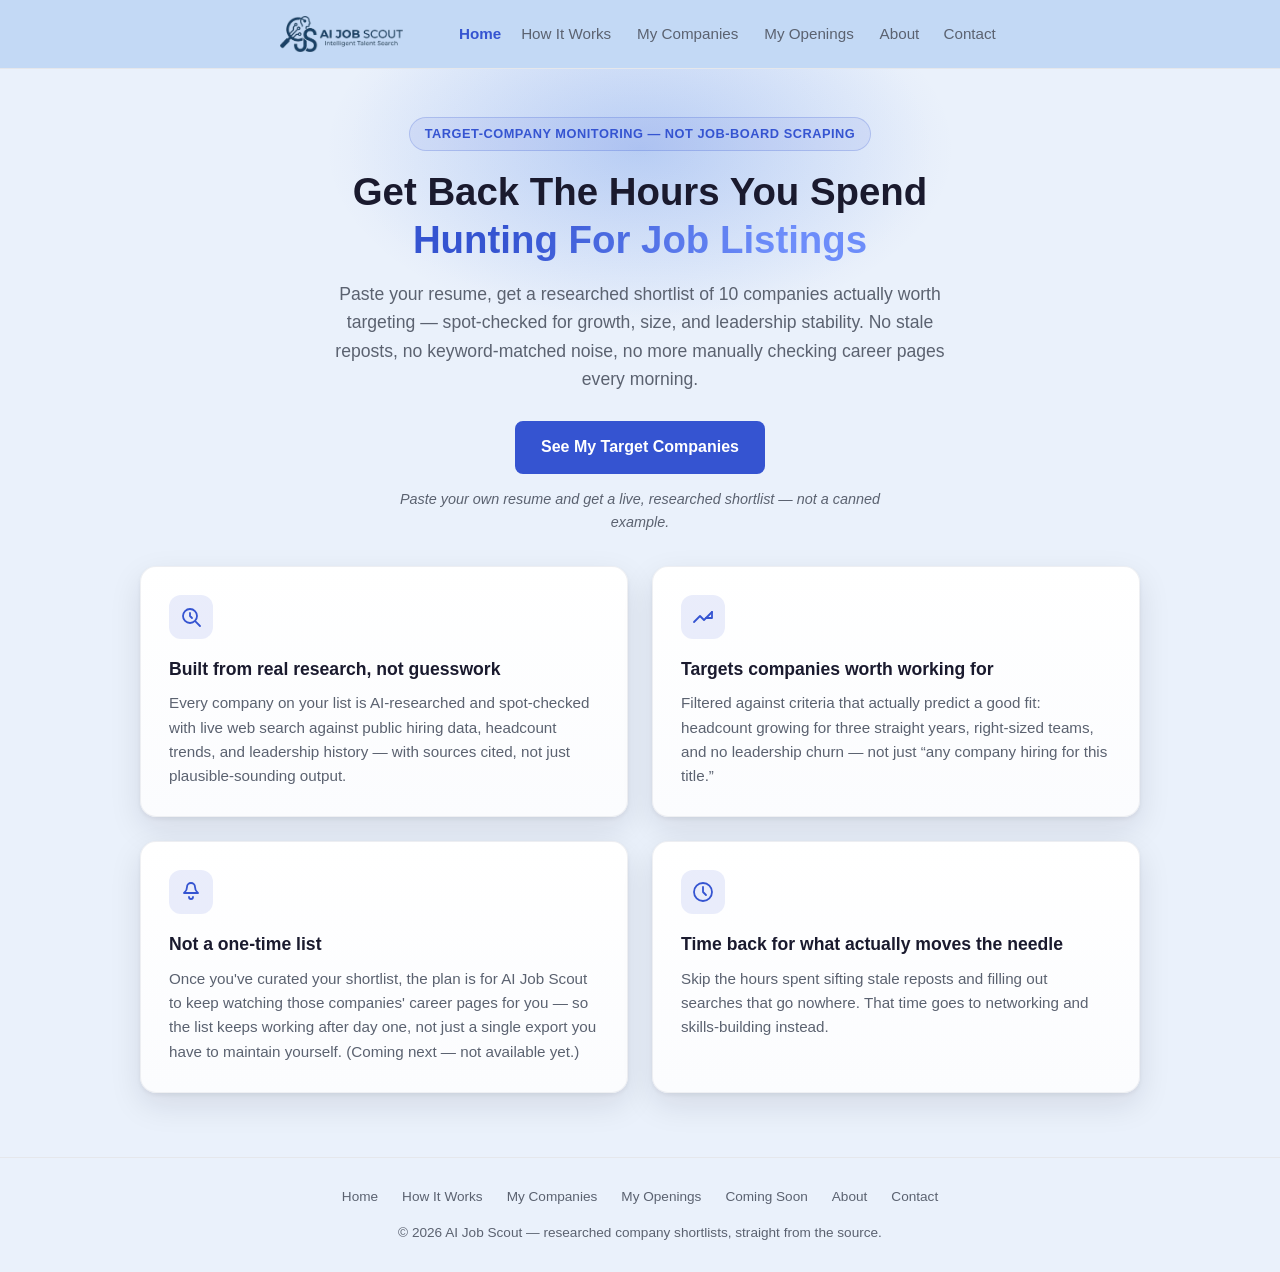
<file: index.html>
<!doctype html>
<html lang="en">
<head>
  <meta charset="UTF-8" />
  <meta name="viewport" content="width=device-width, initial-scale=1.0" />
  <title>AI Job Scout: Target Companies, Not Job Boards</title>
  <meta name="description" content="AI Job Scout builds a researched shortlist of companies worth applying to, spot-checked for growth and leadership stability — skip the stale job-board reposts." />
  <link rel="canonical" href="https://ted-kilgore-capstone.vercel.app/" />
  <meta property="og:type" content="website" />
  <meta property="og:site_name" content="AI Job Scout" />
  <meta property="og:url" content="https://ted-kilgore-capstone.vercel.app/" />
  <meta property="og:title" content="AI Job Scout: Target Companies, Not Job Boards" />
  <meta property="og:description" content="AI Job Scout builds a researched shortlist of companies worth applying to, spot-checked for growth and leadership stability — skip the stale job-board reposts." />
  <meta property="og:image" content="https://ted-kilgore-capstone.vercel.app/New_JS_Logo_Full.png" />
  <meta name="twitter:card" content="summary_large_image" />
  <meta name="twitter:title" content="AI Job Scout: Target Companies, Not Job Boards" />
  <meta name="twitter:description" content="AI Job Scout builds a researched shortlist of companies worth applying to, spot-checked for growth and leadership stability — skip the stale job-board reposts." />
  <meta name="twitter:image" content="https://ted-kilgore-capstone.vercel.app/New_JS_Logo_Full.png" />
  <link rel="stylesheet" href="style.css" />
  <link rel="icon" type="image/png" href="favicon.png" />
</head>
<body>
  <header class="site-header">
    <div class="container">
      <a class="brand" href="index.html">
        <img class="logo-icon" src="New_JS_Logo_Full.png" alt="AI Job Scout" />
      </a>
      <nav class="site-nav">
        <a href="index.html" aria-current="page" data-label="Home">Home</a>
        <a href="how-it-works.html" data-label="How It Works">How It Works</a>
        <a href="companies.html" data-label="My Companies">My Companies</a>
        <a href="openings.html" data-label="My Openings">My Openings</a>
        <a href="about.html" data-label="About">About</a>
        <a href="contact.html" data-label="Contact">Contact</a>
      </nav>
    </div>
  </header>

  <main class="home">
    <div class="container container--wide">
      <section class="hero">
        <span class="hero-eyebrow">Target-company monitoring &mdash; not job-board scraping</span>
        <h1>Get Back The Hours You Spend<br /><span class="accent-text">Hunting For Job Listings</span></h1>
        <p class="subhead">
          Paste your resume, get a researched shortlist of 10 companies actually worth
          targeting — spot-checked for growth, size, and leadership stability. No stale
          reposts, no keyword-matched noise, no more manually checking career pages
          every morning.
        </p>
        <a class="btn" href="companies.html">See My Target Companies</a>
        <p class="cta-note">Paste your own resume and get a live, researched shortlist &mdash; not a canned example.</p>
      </section>

      <section class="benefits">
        <div class="benefit">
          <div class="benefit-icon" aria-hidden="true">
            <svg viewBox="0 0 24 24" fill="none" stroke="currentColor" stroke-width="1.8" stroke-linecap="round" stroke-linejoin="round"><circle cx="11" cy="11" r="7"/><path d="m21 21-4.35-4.35"/><path d="M11 8v3l2 2"/></svg>
          </div>
          <h3>Built from real research, not guesswork</h3>
          <p>
            Every company on your list is AI-researched and spot-checked with live
            web search against public hiring data, headcount trends, and leadership
            history — with sources cited, not just plausible-sounding output.
          </p>
        </div>
        <div class="benefit">
          <div class="benefit-icon" aria-hidden="true">
            <svg viewBox="0 0 24 24" fill="none" stroke="currentColor" stroke-width="1.8" stroke-linecap="round" stroke-linejoin="round"><path d="M3 17l6-6 4 4 8-8"/><path d="M21 7v6h-6"/></svg>
          </div>
          <h3>Targets companies worth working for</h3>
          <p>
            Filtered against criteria that actually predict a good fit: headcount
            growing for three straight years, right-sized teams, and no leadership
            churn — not just &ldquo;any company hiring for this title.&rdquo;
          </p>
        </div>
        <div class="benefit">
          <div class="benefit-icon" aria-hidden="true">
            <svg viewBox="0 0 24 24" fill="none" stroke="currentColor" stroke-width="1.8" stroke-linecap="round" stroke-linejoin="round"><path d="M12 3a4 4 0 0 1 4 4c0 4 2 5 3 6H5c1-1 3-2 3-6a4 4 0 0 1 4-4Z"/><path d="M10 17a2 2 0 0 0 4 0"/></svg>
          </div>
          <h3>Not a one-time list</h3>
          <p>
            Once you've curated your shortlist, the plan is for AI Job Scout to keep
            watching those companies' career pages for you — so the list keeps working
            after day one, not just a single export you have to maintain yourself.
            (Coming next — not available yet.)
          </p>
        </div>
        <div class="benefit">
          <div class="benefit-icon" aria-hidden="true">
            <svg viewBox="0 0 24 24" fill="none" stroke="currentColor" stroke-width="1.8" stroke-linecap="round" stroke-linejoin="round"><circle cx="12" cy="12" r="9"/><path d="M12 7v5l3 3"/></svg>
          </div>
          <h3>Time back for what actually moves the needle</h3>
          <p>
            Skip the hours spent sifting stale reposts and filling out searches that
            go nowhere. That time goes to networking and skills-building instead.
          </p>
        </div>
      </section>
    </div>
  </main>

  <footer class="site-footer">
    <div class="container">
      <nav class="footer-nav">
        <a href="index.html">Home</a>
        <a href="how-it-works.html">How It Works</a>
        <a href="companies.html">My Companies</a>
        <a href="openings.html">My Openings</a>
        <a href="coming-soon.html">Coming Soon</a>
        <a href="about.html">About</a>
        <a href="contact.html">Contact</a>
      </nav>
      <p class="footer-note">&copy; 2026 AI Job Scout &mdash; researched company shortlists, straight from the source.</p>
    </div>
  </footer>

  <script type="application/ld+json">
  {
    "@context": "https://schema.org",
    "@type": "WebSite",
    "name": "AI Job Scout",
    "url": "https://ted-kilgore-capstone.vercel.app/",
    "description": "AI Job Scout builds a researched shortlist of target companies worth applying to, spot-checked for growth and leadership stability — skip the stale job-board reposts."
  }
  </script>
</body>
</html>
</file>
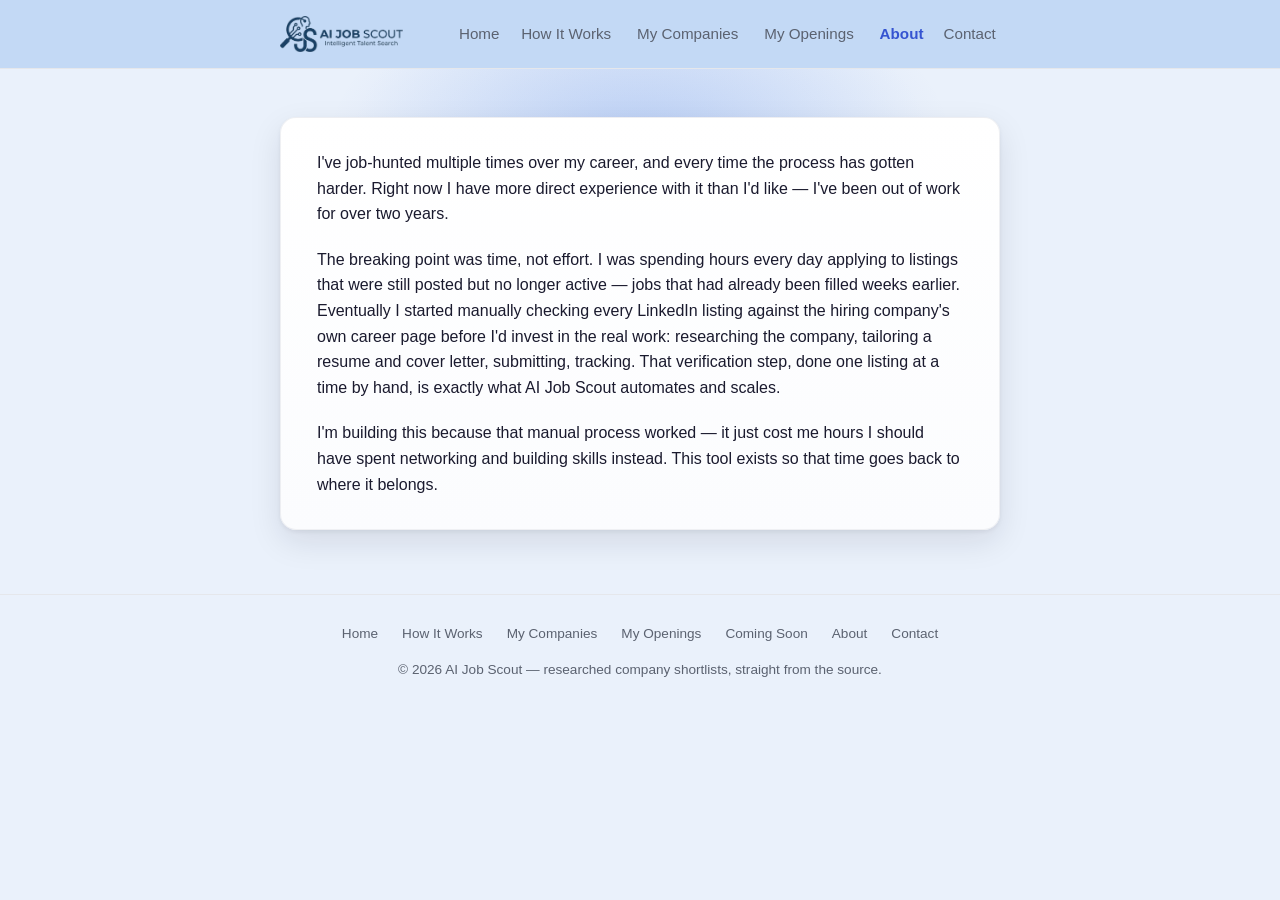
<file: about.html>
<!doctype html>
<html lang="en">
<head>
  <meta charset="UTF-8" />
  <meta name="viewport" content="width=device-width, initial-scale=1.0" />
  <title>About &mdash; AI Job Scout</title>
  <meta name="description" content="Why I built AI Job Scout — after two years of manually checking stale LinkedIn listings against company career pages, I automated the verification step." />
  <link rel="canonical" href="https://ted-kilgore-capstone.vercel.app/about.html" />
  <meta property="og:type" content="website" />
  <meta property="og:site_name" content="AI Job Scout" />
  <meta property="og:url" content="https://ted-kilgore-capstone.vercel.app/about.html" />
  <meta property="og:title" content="About &mdash; AI Job Scout" />
  <meta property="og:description" content="Why I built AI Job Scout — after two years of manually checking stale LinkedIn listings against company career pages, I automated the verification step." />
  <meta property="og:image" content="https://ted-kilgore-capstone.vercel.app/New_JS_Logo_Full.png" />
  <meta name="twitter:card" content="summary_large_image" />
  <meta name="twitter:title" content="About &mdash; AI Job Scout" />
  <meta name="twitter:description" content="Why I built AI Job Scout — after two years of manually checking stale LinkedIn listings against company career pages, I automated the verification step." />
  <meta name="twitter:image" content="https://ted-kilgore-capstone.vercel.app/New_JS_Logo_Full.png" />
  <link rel="stylesheet" href="style.css" />
  <link rel="icon" type="image/png" href="favicon.png" />
</head>
<body>
  <header class="site-header">
    <div class="container">
      <a class="brand" href="index.html">
        <img class="logo-icon" src="New_JS_Logo_Full.png" alt="AI Job Scout" />
      </a>
      <nav class="site-nav">
        <a href="index.html" data-label="Home">Home</a>
        <a href="how-it-works.html" data-label="How It Works">How It Works</a>
        <a href="companies.html" data-label="My Companies">My Companies</a>
        <a href="openings.html" data-label="My Openings">My Openings</a>
        <a href="about.html" aria-current="page" data-label="About">About</a>
        <a href="contact.html" data-label="Contact">Contact</a>
      </nav>
    </div>
  </header>

  <main>
    <div class="container">
      <article class="prose-card">
        <p>
          I've job-hunted multiple times over my career, and every time the process
          has gotten harder. Right now I have more direct experience with it than
          I'd like — I've been out of work for over two years.
        </p>
        <p>
          The breaking point was time, not effort. I was spending hours every day
          applying to listings that were still posted but no longer active — jobs
          that had already been filled weeks earlier. Eventually I started manually
          checking every LinkedIn listing against the hiring company's own career
          page before I'd invest in the real work: researching the company,
          tailoring a resume and cover letter, submitting, tracking. That
          verification step, done one listing at a time by hand, is exactly what
          AI Job Scout automates and scales.
        </p>
        <p>
          I'm building this because that manual process worked — it just cost me
          hours I should have spent networking and building skills instead. This
          tool exists so that time goes back to where it belongs.
        </p>
      </article>
    </div>
  </main>

  <footer class="site-footer">
    <div class="container">
      <nav class="footer-nav">
        <a href="index.html">Home</a>
        <a href="how-it-works.html">How It Works</a>
        <a href="companies.html">My Companies</a>
        <a href="openings.html">My Openings</a>
        <a href="coming-soon.html">Coming Soon</a>
        <a href="about.html">About</a>
        <a href="contact.html">Contact</a>
      </nav>
      <p class="footer-note">&copy; 2026 AI Job Scout &mdash; researched company shortlists, straight from the source.</p>
    </div>
  </footer>
</body>
</html>
</file>
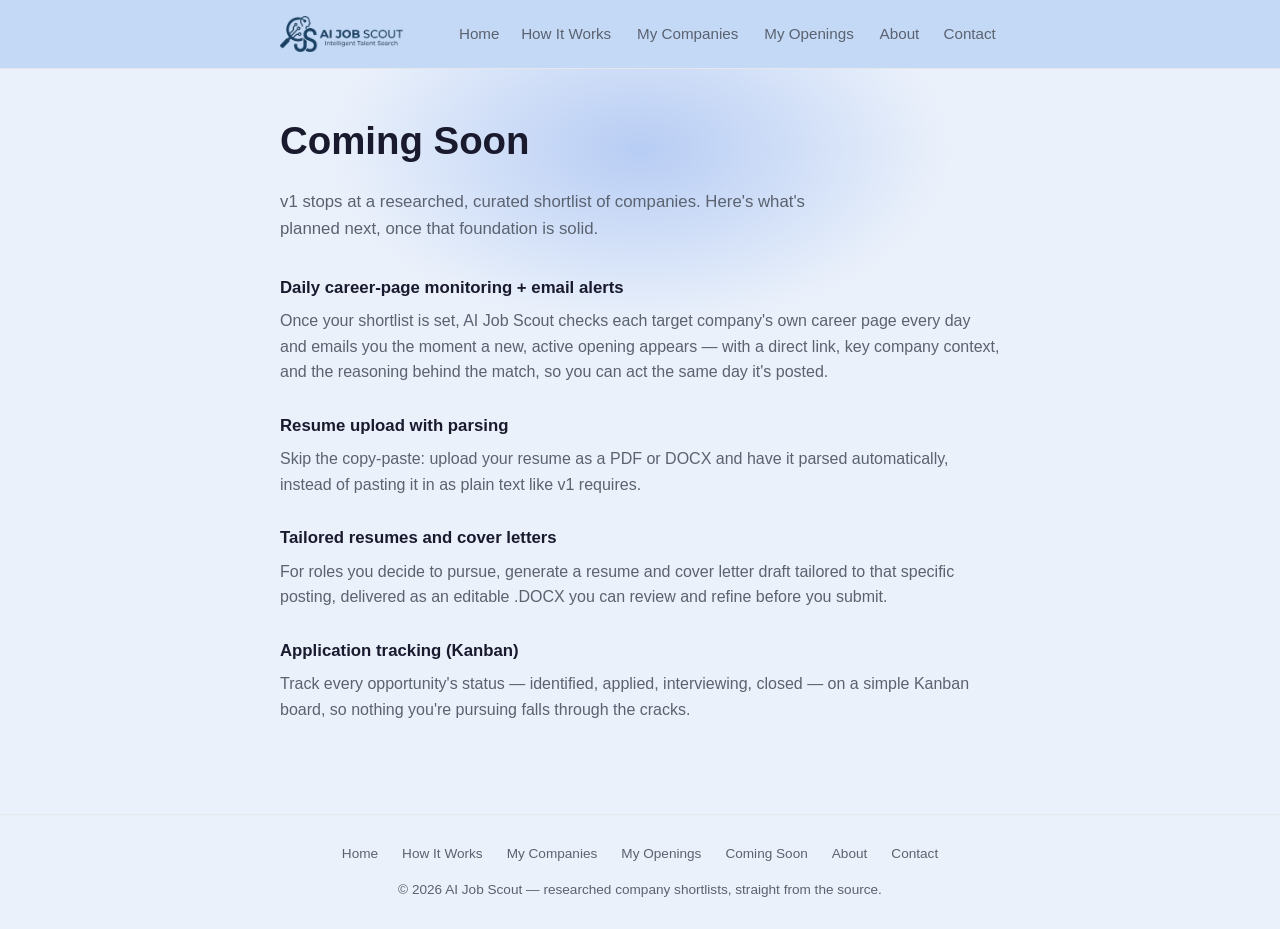
<file: coming-soon.html>
<!doctype html>
<html lang="en">
<head>
  <meta charset="UTF-8" />
  <meta name="viewport" content="width=device-width, initial-scale=1.0" />
  <title>Coming Soon &mdash; AI Job Scout</title>
  <meta name="description" content="What's next for AI Job Scout after the v1 shortlist: daily career-page monitoring and alerts, resume upload with parsing, tailored resumes and cover letters, and Kanban application tracking." />
  <link rel="canonical" href="https://ted-kilgore-capstone.vercel.app/coming-soon.html" />
  <meta property="og:type" content="website" />
  <meta property="og:site_name" content="AI Job Scout" />
  <meta property="og:url" content="https://ted-kilgore-capstone.vercel.app/coming-soon.html" />
  <meta property="og:title" content="Coming Soon &mdash; AI Job Scout" />
  <meta property="og:description" content="What's next for AI Job Scout after the v1 shortlist: daily career-page monitoring and alerts, resume upload with parsing, tailored resumes and cover letters, and Kanban application tracking." />
  <meta property="og:image" content="https://ted-kilgore-capstone.vercel.app/New_JS_Logo_Full.png" />
  <meta name="twitter:card" content="summary_large_image" />
  <meta name="twitter:title" content="Coming Soon &mdash; AI Job Scout" />
  <meta name="twitter:description" content="What's next for AI Job Scout after the v1 shortlist: daily career-page monitoring and alerts, resume upload with parsing, tailored resumes and cover letters, and Kanban application tracking." />
  <meta name="twitter:image" content="https://ted-kilgore-capstone.vercel.app/New_JS_Logo_Full.png" />
  <link rel="stylesheet" href="style.css" />
  <link rel="icon" type="image/png" href="favicon.png" />
</head>
<body>
  <header class="site-header">
    <div class="container">
      <a class="brand" href="index.html">
        <img class="logo-icon" src="New_JS_Logo_Full.png" alt="AI Job Scout" />
      </a>
      <nav class="site-nav">
        <a href="index.html" data-label="Home">Home</a>
        <a href="how-it-works.html" data-label="How It Works">How It Works</a>
        <a href="companies.html" data-label="My Companies">My Companies</a>
        <a href="openings.html" data-label="My Openings">My Openings</a>
        <a href="about.html" data-label="About">About</a>
        <a href="contact.html" data-label="Contact">Contact</a>
      </nav>
    </div>
  </header>

  <main>
    <div class="container">
      <h1 class="page-title">Coming Soon</h1>

      <p class="page-intro">
        v1 stops at a researched, curated shortlist of companies. Here's what's
        planned next, once that foundation is solid.
      </p>

      <div class="step">
        <h3>Daily career-page monitoring + email alerts</h3>
        <p>
          Once your shortlist is set, AI Job Scout checks each target company's
          own career page every day and emails you the moment a new, active
          opening appears — with a direct link, key company context, and the
          reasoning behind the match, so you can act the same day it's posted.
        </p>
      </div>

      <div class="step">
        <h3>Resume upload with parsing</h3>
        <p>
          Skip the copy-paste: upload your resume as a PDF or DOCX and have it
          parsed automatically, instead of pasting it in as plain text like v1
          requires.
        </p>
      </div>

      <div class="step">
        <h3>Tailored resumes and cover letters</h3>
        <p>
          For roles you decide to pursue, generate a resume and cover letter
          draft tailored to that specific posting, delivered as an editable
          .DOCX you can review and refine before you submit.
        </p>
      </div>

      <div class="step">
        <h3>Application tracking (Kanban)</h3>
        <p>
          Track every opportunity's status — identified, applied, interviewing,
          closed — on a simple Kanban board, so nothing you're pursuing falls
          through the cracks.
        </p>
      </div>
    </div>
  </main>

  <footer class="site-footer">
    <div class="container">
      <nav class="footer-nav">
        <a href="index.html">Home</a>
        <a href="how-it-works.html">How It Works</a>
        <a href="companies.html">My Companies</a>
        <a href="openings.html">My Openings</a>
        <a href="coming-soon.html">Coming Soon</a>
        <a href="about.html">About</a>
        <a href="contact.html">Contact</a>
      </nav>
      <p class="footer-note">&copy; 2026 AI Job Scout &mdash; researched company shortlists, straight from the source.</p>
    </div>
  </footer>
</body>
</html>
</file>
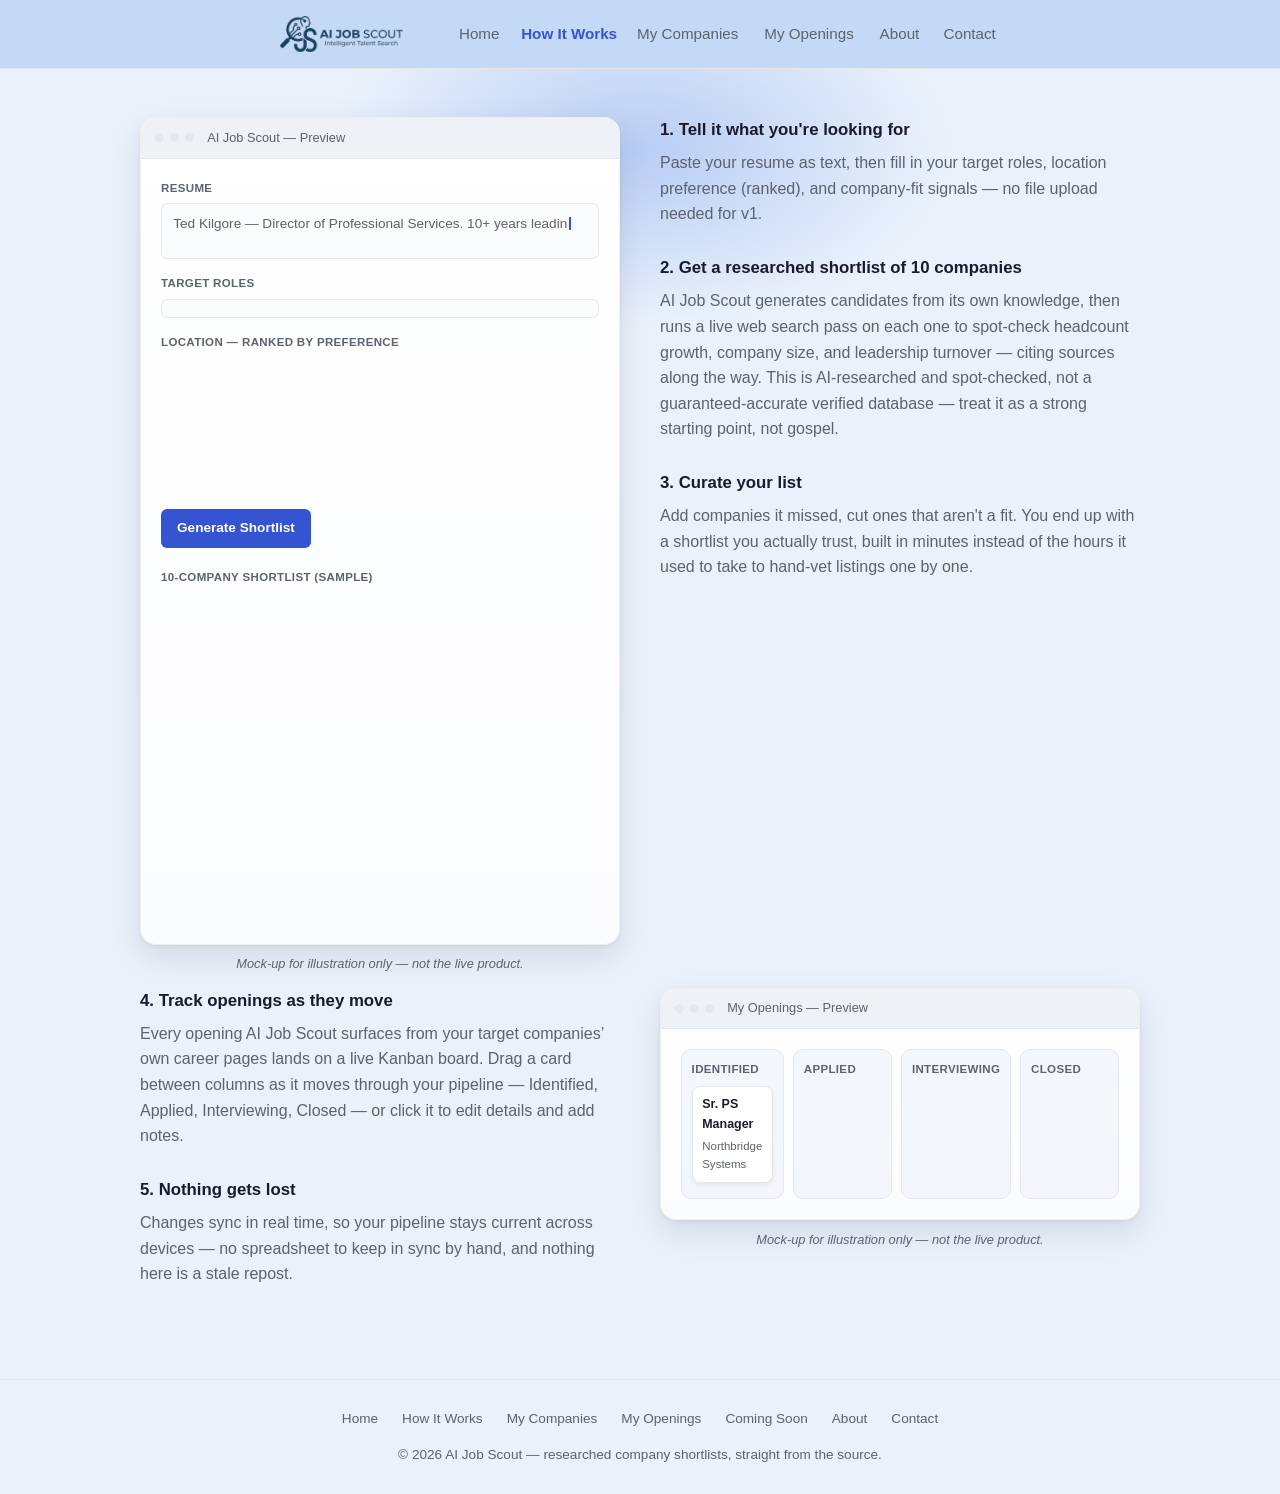
<file: how-it-works.html>
<!doctype html>
<html lang="en">
<head>
  <meta charset="UTF-8" />
  <meta name="viewport" content="width=device-width, initial-scale=1.0" />
  <title>How It Works &mdash; AI Job Scout</title>
  <meta name="description" content="How AI Job Scout works: paste your resume and preferences, get a researched shortlist of 10 target companies spot-checked for growth and leadership stability, then curate the list." />
  <link rel="canonical" href="https://ted-kilgore-capstone.vercel.app/how-it-works.html" />
  <meta property="og:type" content="website" />
  <meta property="og:site_name" content="AI Job Scout" />
  <meta property="og:url" content="https://ted-kilgore-capstone.vercel.app/how-it-works.html" />
  <meta property="og:title" content="How It Works &mdash; AI Job Scout" />
  <meta property="og:description" content="How AI Job Scout works: paste your resume and preferences, get a researched shortlist of 10 target companies spot-checked for growth and leadership stability, then curate the list." />
  <meta property="og:image" content="https://ted-kilgore-capstone.vercel.app/New_JS_Logo_Full.png" />
  <meta name="twitter:card" content="summary_large_image" />
  <meta name="twitter:title" content="How It Works &mdash; AI Job Scout" />
  <meta name="twitter:description" content="How AI Job Scout works: paste your resume and preferences, get a researched shortlist of 10 target companies spot-checked for growth and leadership stability, then curate the list." />
  <meta name="twitter:image" content="https://ted-kilgore-capstone.vercel.app/New_JS_Logo_Full.png" />
  <link rel="stylesheet" href="style.css" />
  <link rel="icon" type="image/png" href="favicon.png" />
</head>
<body>
  <header class="site-header">
    <div class="container">
      <a class="brand" href="index.html">
        <img class="logo-icon" src="New_JS_Logo_Full.png" alt="AI Job Scout" />
      </a>
      <nav class="site-nav">
        <a href="index.html" data-label="Home">Home</a>
        <a href="how-it-works.html" aria-current="page" data-label="How It Works">How It Works</a>
        <a href="companies.html" data-label="My Companies">My Companies</a>
        <a href="openings.html" data-label="My Openings">My Openings</a>
        <a href="about.html" data-label="About">About</a>
        <a href="contact.html" data-label="Contact">Contact</a>
      </nav>
    </div>
  </header>

  <main>
    <div class="container container--wide">

      <div class="hiw-layout">
        <div class="mockup">
          <div class="mockup-window">
            <div class="mockup-titlebar">
              <span class="mockup-dot"></span>
              <span class="mockup-dot"></span>
              <span class="mockup-dot"></span>
              <span class="mockup-window-title">AI Job Scout &mdash; Preview</span>
            </div>
            <div class="mockup-body">
              <div class="mockup-panel">
                <div class="mockup-field">
                  <span class="mockup-label">Resume</span>
                  <div class="mockup-textarea" id="hiw-resume"></div>
                </div>
                <div class="mockup-field">
                  <span class="mockup-label">Target roles</span>
                  <div class="mockup-input" id="hiw-roles">Director of Professional Services</div>
                </div>
                <div class="mockup-field">
                  <span class="mockup-label">Location &mdash; ranked by preference</span>
                  <ol class="mockup-rank-list" id="hiw-location">
                    <li class="mockup-rank-item"><span class="mockup-rank-badge">1</span>Austin, hybrid</li>
                    <li class="mockup-rank-item"><span class="mockup-rank-badge">2</span>Austin, on-site</li>
                    <li class="mockup-rank-item"><span class="mockup-rank-badge">3</span>National, remote</li>
                  </ol>
                </div>
                <div class="mockup-button" id="hiw-generate">Generate Shortlist</div>
              </div>
              <div class="mockup-panel mockup-results" id="hiw-results">
                <span class="mockup-label">10-company shortlist (sample)</span>
                <div class="mockup-result">
                  <div class="mockup-result-top">
                    <span class="mockup-result-name">Meridian Advisory Group</span>
                    <span class="mockup-tag">Keep</span>
                  </div>
                  <p class="mockup-result-meta">~640 employees &middot; Headcount +21% YoY &middot; Austin hybrid</p>
                  <p class="mockup-result-why">Why: Growing PS org, stable leadership, matches Director-level target.</p>
                </div>
                <div class="mockup-result">
                  <div class="mockup-result-top">
                    <span class="mockup-result-name">Northbridge Systems</span>
                    <span class="mockup-tag">Keep</span>
                  </div>
                  <p class="mockup-result-meta">~980 employees &middot; Headcount +14% YoY &middot; Austin on-site</p>
                  <p class="mockup-result-why">Why: Recently opened a PS leadership req, no CEO turnover in 10 yrs.</p>
                </div>
                <div class="mockup-result mockup-result-removed">
                  <div class="mockup-result-top">
                    <span class="mockup-result-name">Cascade Data Corp</span>
                    <span class="mockup-tag mockup-tag-remove">Removed</span>
                  </div>
                  <p class="mockup-result-meta">~1,350 employees &middot; Headcount flat YoY &middot; National remote</p>
                  <p class="mockup-result-why">Why: Meets size/role criteria, but growth signal is weak.</p>
                </div>
              </div>
            </div>
          </div>
          <p class="mockup-caption">Mock-up for illustration only &mdash; not the live product.</p>
        </div>

        <div class="hiw-steps">
          <div class="step">
            <h3>1. Tell it what you're looking for</h3>
            <p>
              Paste your resume as text, then fill in your target roles, location
              preference (ranked), and company-fit signals — no file upload needed
              for v1.
            </p>
          </div>

          <div class="step">
            <h3>2. Get a researched shortlist of 10 companies</h3>
            <p>
              AI Job Scout generates candidates from its own knowledge, then runs a
              live web search pass on each one to spot-check headcount growth,
              company size, and leadership turnover — citing sources along the way.
              This is AI-researched and spot-checked, not a guaranteed-accurate
              verified database — treat it as a strong starting point, not gospel.
            </p>
          </div>

          <div class="step">
            <h3>3. Curate your list</h3>
            <p>
              Add companies it missed, cut ones that aren't a fit. You end up with a
              shortlist you actually trust, built in minutes instead of the hours it
              used to take to hand-vet listings one by one.
            </p>
          </div>
        </div>
      </div>

      <div class="hiw-layout">
        <div class="hiw-steps">
          <div class="step">
            <h3>4. Track openings as they move</h3>
            <p>
              Every opening AI Job Scout surfaces from your target companies&rsquo;
              own career pages lands on a live Kanban board. Drag a card between
              columns as it moves through your pipeline &mdash; Identified, Applied,
              Interviewing, Closed &mdash; or click it to edit details and add notes.
            </p>
          </div>

          <div class="step">
            <h3>5. Nothing gets lost</h3>
            <p>
              Changes sync in real time, so your pipeline stays current across
              devices &mdash; no spreadsheet to keep in sync by hand, and nothing
              here is a stale repost.
            </p>
          </div>
        </div>

        <div class="mockup">
          <div class="mockup-window">
            <div class="mockup-titlebar">
              <span class="mockup-dot"></span>
              <span class="mockup-dot"></span>
              <span class="mockup-dot"></span>
              <span class="mockup-window-title">My Openings &mdash; Preview</span>
            </div>
            <div class="mockup-body" id="hiw-openings-body">
              <div class="mockup-kanban" id="hiw-kanban">
                <div class="mockup-kanban-col">
                  <span class="mockup-label">Identified</span>
                  <div class="mockup-kanban-col-cards" id="hiw-col-identified">
                    <div class="mockup-kanban-card" id="hiw-drag-card">
                      <div class="mockup-kanban-card-title">Sr. PS Manager</div>
                      <div class="mockup-kanban-card-company">Northbridge Systems</div>
                    </div>
                  </div>
                </div>
                <div class="mockup-kanban-col">
                  <span class="mockup-label">Applied</span>
                  <div class="mockup-kanban-col-cards" id="hiw-col-applied"></div>
                </div>
                <div class="mockup-kanban-col">
                  <span class="mockup-label">Interviewing</span>
                  <div class="mockup-kanban-col-cards" id="hiw-col-interviewing"></div>
                </div>
                <div class="mockup-kanban-col">
                  <span class="mockup-label">Closed</span>
                  <div class="mockup-kanban-col-cards" id="hiw-col-closed"></div>
                </div>
              </div>
              <div class="mockup-drag-cursor" id="hiw-drag-cursor"></div>
            </div>
          </div>
          <p class="mockup-caption">Mock-up for illustration only &mdash; not the live product.</p>
        </div>
      </div>
    </div>
  </main>

  <footer class="site-footer">
    <div class="container">
      <nav class="footer-nav">
        <a href="index.html">Home</a>
        <a href="how-it-works.html">How It Works</a>
        <a href="companies.html">My Companies</a>
        <a href="openings.html">My Openings</a>
        <a href="coming-soon.html">Coming Soon</a>
        <a href="about.html">About</a>
        <a href="contact.html">Contact</a>
      </nav>
      <p class="footer-note">&copy; 2026 AI Job Scout &mdash; researched company shortlists, straight from the source.</p>
    </div>
  </footer>

  <script src="hiw-animation.js" defer></script>
</body>
</html>
</file>
<file: style.css>
:root {
  --bg: #eaf1fb;
  --surface: #ffffff;
  --nav-bg: #c3d9f5;
  --text: #1a1a2e;
  --muted: #5b6270;
  --accent: #3554d1;
  --accent-dark: #2740a8;
  --border: #e5e7eb;
  --max-width: 760px;
}

* {
  box-sizing: border-box;
}

html {
  overflow-y: scroll;
}

body {
  margin: 0;
  font-family: -apple-system, BlinkMacSystemFont, "Segoe UI", Roboto, Helvetica, Arial, sans-serif;
  background: var(--bg);
  color: var(--text);
  line-height: 1.6;
}

.container {
  max-width: var(--max-width);
  margin: 0 auto;
  padding: 0 1.25rem;
}

.container--wide {
  max-width: 1040px;
}

header.site-header {
  border-bottom: 1px solid var(--border);
  background: var(--nav-bg);
}

header.site-header .container {
  display: flex;
  flex-wrap: wrap;
  align-items: center;
  justify-content: space-between;
  padding-top: 1rem;
  padding-bottom: 1rem;
}

.brand {
  display: flex;
  align-items: center;
  gap: 0.5rem;
  font-weight: 700;
  font-size: 1.1rem;
  color: var(--text);
  text-decoration: none;
}

.brand .logo-icon {
  height: 36px;
  width: auto;
  display: block;
}

nav.site-nav {
  display: flex;
  gap: 1.25rem;
}

nav.site-nav a {
  position: relative;
  display: inline-block;
  color: var(--muted);
  text-decoration: none;
  font-size: 0.95rem;
}

nav.site-nav a::after {
  content: attr(data-label);
  display: block;
  height: 0;
  overflow: hidden;
  visibility: hidden;
  font-weight: 700;
}

nav.site-nav a:hover {
  color: var(--accent);
}

nav.site-nav a[aria-current="page"] {
  color: var(--accent);
  font-weight: 700;
}

main {
  padding: 3rem 0 4rem;
}

main {
  position: relative;
  overflow: hidden;
}

main::before {
  content: "";
  position: absolute;
  top: -180px;
  left: 50%;
  transform: translateX(-50%);
  width: 900px;
  height: 520px;
  background:
    radial-gradient(closest-side, rgba(53, 84, 209, 0.16), transparent 70%),
    radial-gradient(closest-side, rgba(134, 190, 250, 0.25), transparent 65%);
  pointer-events: none;
}

main > .container {
  position: relative;
}

.hero {
  text-align: center;
  padding-bottom: 1.5rem;
}

.hero-eyebrow {
  display: inline-block;
  font-size: 0.8rem;
  font-weight: 600;
  letter-spacing: 0.04em;
  text-transform: uppercase;
  color: var(--accent);
  background: rgba(53, 84, 209, 0.08);
  border: 1px solid rgba(53, 84, 209, 0.22);
  border-radius: 999px;
  padding: 0.35rem 0.95rem;
  margin-bottom: 1.1rem;
}

.hero h1 {
  max-width: 720px;
  margin-left: auto;
  margin-right: auto;
}

.accent-text {
  background: linear-gradient(100deg, var(--accent) 20%, #6d8dfa 80%);
  -webkit-background-clip: text;
  background-clip: text;
  color: transparent;
}

h1 {
  font-size: clamp(1.8rem, 5vw, 2.4rem);
  line-height: 1.25;
  margin: 0 0 1rem;
}

.subhead {
  font-size: 1.1rem;
  color: var(--muted);
  max-width: 620px;
  margin: 0 auto 1.75rem;
}

.btn {
  display: inline-block;
  background: var(--accent);
  color: #fff;
  text-decoration: none;
  font-weight: 600;
  padding: 0.85rem 1.6rem;
  border-radius: 8px;
  font-size: 1rem;
  border: none;
  cursor: pointer;
  font-family: inherit;
}

.btn:hover {
  background: var(--accent-dark);
}

.cta-note {
  color: var(--muted);
  font-size: 0.9rem;
  font-style: italic;
  max-width: 520px;
  margin: 0.9rem auto 0;
}

.benefits {
  display: grid;
  grid-template-columns: 1fr;
  gap: 1.5rem;
  margin-top: 0.5rem;
}

@media (min-width: 700px) {
  .benefits {
    grid-template-columns: repeat(2, 1fr);
  }
}

.benefit {
  background: linear-gradient(180deg, #ffffff 0%, #fbfcfe 100%);
  border: 1px solid rgba(229, 231, 235, 0.6);
  border-radius: 16px;
  padding: 1.75rem;
  box-shadow:
    0 2px 4px rgba(15, 23, 42, 0.06),
    0 12px 32px rgba(15, 23, 42, 0.1);
  transition: transform 0.18s ease, box-shadow 0.18s ease;
}

.benefit:hover {
  transform: translateY(-4px);
  box-shadow:
    0 4px 8px rgba(15, 23, 42, 0.08),
    0 24px 48px rgba(15, 23, 42, 0.16);
}

.benefit-icon {
  display: flex;
  align-items: center;
  justify-content: center;
  width: 44px;
  height: 44px;
  border-radius: 12px;
  background: rgba(53, 84, 209, 0.1);
  color: var(--accent);
  margin-bottom: 1rem;
}

.benefit-icon svg {
  width: 24px;
  height: 24px;
}

.benefit h3 {
  margin: 0 0 0.5rem;
  font-size: 1.1rem;
}

.benefit p {
  margin: 0;
  color: var(--muted);
  font-size: 0.95rem;
}

h1.page-title {
  text-align: left;
  margin-bottom: 1.5rem;
}

.page-intro {
  color: var(--muted);
  font-size: 1.05rem;
  max-width: 560px;
  margin: 0 0 2rem;
}

.simple-list {
  display: flex;
  flex-direction: column;
  gap: 0.75rem;
}

.simple-list-item {
  background: linear-gradient(180deg, #ffffff 0%, #fbfcfe 100%);
  border: 1px solid rgba(229, 231, 235, 0.6);
  border-radius: 12px;
  padding: 0.9rem 1.1rem;
  box-shadow:
    0 1px 3px rgba(15, 23, 42, 0.05),
    0 8px 20px rgba(15, 23, 42, 0.07);
}

.company-grid {
  display: grid;
  grid-template-columns: 1fr;
  gap: 1.25rem;
}

@media (min-width: 640px) {
  .company-grid {
    grid-template-columns: repeat(2, 1fr);
  }
}

@media (min-width: 960px) {
  .company-grid {
    grid-template-columns: repeat(3, 1fr);
  }
}

.company-card {
  background: linear-gradient(180deg, #ffffff 0%, #fbfcfe 100%);
  border: 1px solid rgba(229, 231, 235, 0.6);
  border-radius: 16px;
  padding: 1.25rem 1.4rem;
  box-shadow:
    0 2px 4px rgba(15, 23, 42, 0.06),
    0 12px 32px rgba(15, 23, 42, 0.1);
  transition: transform 0.18s ease, box-shadow 0.18s ease;
}

.company-card:hover {
  transform: translateY(-4px);
  box-shadow:
    0 4px 8px rgba(15, 23, 42, 0.08),
    0 24px 48px rgba(15, 23, 42, 0.16);
}

.company-card-name {
  font-weight: 600;
  font-size: 1rem;
  margin-bottom: 0.25rem;
}

.company-card-field {
  margin-top: 0.65rem;
}

.company-card-label {
  display: block;
  font-size: 0.7rem;
  font-weight: 700;
  text-transform: uppercase;
  letter-spacing: 0.04em;
  color: var(--muted);
  opacity: 0.75;
}

.company-card-value {
  margin: 0.2rem 0 0;
  font-size: 0.85rem;
  color: var(--muted);
}

.company-card-actions {
  display: flex;
  align-items: center;
  justify-content: space-between;
  gap: 0.75rem;
  margin-top: 0.65rem;
}

.company-card .kanban-card-link {
  display: inline-block;
}

.company-card-reject {
  flex-shrink: 0;
  font-family: inherit;
  font-size: 0.8rem;
  font-weight: 600;
  color: #b23b3b;
  background: none;
  border: none;
  padding: 0;
  cursor: pointer;
}

.company-card-reject:hover:not(:disabled) {
  text-decoration: underline;
}

.company-card-reject:disabled {
  color: var(--muted);
  opacity: 0.7;
  cursor: not-allowed;
}

.reject-limit-note {
  font-size: 0.82rem;
  color: var(--muted);
  margin: -1.5rem 0 1.5rem;
}

.prose-card {
  background: linear-gradient(180deg, #ffffff 0%, #fbfcfe 100%);
  border: 1px solid rgba(229, 231, 235, 0.6);
  border-radius: 16px;
  padding: 2rem 2.25rem;
  box-shadow:
    0 2px 4px rgba(15, 23, 42, 0.06),
    0 12px 32px rgba(15, 23, 42, 0.1);
}

.prose-card p:last-child {
  margin-bottom: 0;
}

.simple-list-title {
  font-weight: 600;
  font-size: 0.95rem;
  margin-bottom: 0.25rem;
}

.simple-list-meta {
  font-size: 0.85rem;
  color: var(--muted);
}

.simple-list-empty {
  color: var(--muted);
  font-style: italic;
}

.admin-table-wrap {
  background: linear-gradient(180deg, #ffffff 0%, #fbfcfe 100%);
  border: 1px solid rgba(229, 231, 235, 0.6);
  border-radius: 16px;
  overflow-x: auto;
  box-shadow:
    0 2px 4px rgba(15, 23, 42, 0.06),
    0 12px 32px rgba(15, 23, 42, 0.1);
}

.admin-table {
  width: 100%;
  border-collapse: collapse;
}

.admin-table th {
  text-align: left;
  font-size: 0.72rem;
  font-weight: 600;
  text-transform: uppercase;
  letter-spacing: 0.03em;
  color: var(--muted);
  padding: 0.85rem 1rem;
  background: #f6f8fc;
  border-bottom: 1px solid var(--border);
  white-space: nowrap;
}

.admin-table td {
  padding: 0.85rem 1rem;
  font-size: 0.88rem;
  color: var(--text);
  border-bottom: 1px solid var(--border);
  vertical-align: top;
}

.admin-table tr:last-child td {
  border-bottom: none;
}

.admin-table td.admin-message {
  color: var(--muted);
  max-width: 320px;
}

.admin-status-tag {
  display: inline-block;
  font-size: 0.72rem;
  font-weight: 600;
  padding: 0.15rem 0.55rem;
  border-radius: 999px;
  background: #e4ecfb;
  color: var(--accent);
  text-transform: capitalize;
}

article p {
  margin: 0 0 1.25rem;
}

.step {
  margin-bottom: 1.75rem;
}

.step h3 {
  margin: 0 0 0.4rem;
  font-size: 1.05rem;
}

.step p {
  margin: 0;
  color: var(--muted);
}

.hiw-layout {
  display: grid;
  grid-template-columns: 1fr;
  gap: 2.5rem;
  align-items: start;
}

@media (min-width: 860px) {
  .hiw-layout {
    grid-template-columns: 1fr 1fr;
  }
}

.mockup {
  margin-top: 0;
}

.mockup-window {
  border: 1px solid rgba(229, 231, 235, 0.6);
  border-radius: 16px;
  overflow: hidden;
  background: linear-gradient(180deg, #ffffff 0%, #fbfcfe 100%);
  box-shadow:
    0 2px 4px rgba(15, 23, 42, 0.06),
    0 12px 32px rgba(15, 23, 42, 0.1);
}

.mockup-titlebar {
  display: flex;
  align-items: center;
  gap: 0.35rem;
  padding: 0.6rem 0.9rem;
  background: #eef2f7;
  border-bottom: 1px solid var(--border);
}

.mockup-dot {
  width: 9px;
  height: 9px;
  border-radius: 50%;
  background: var(--border);
}

.mockup-window-title {
  margin-left: 0.5rem;
  font-size: 0.8rem;
  color: var(--muted);
}

.mockup-body {
  display: grid;
  grid-template-columns: 1fr;
  gap: 1.25rem;
  padding: 1.25rem;
}

.mockup-label {
  display: block;
  font-size: 0.72rem;
  font-weight: 600;
  text-transform: uppercase;
  letter-spacing: 0.03em;
  color: var(--muted);
  margin-bottom: 0.4rem;
}

.mockup-field {
  margin-bottom: 0.9rem;
}

.mockup-textarea,
.mockup-input {
  border: 1px solid var(--border);
  border-radius: 6px;
  padding: 0.55rem 0.7rem;
  font-size: 0.85rem;
  color: var(--muted);
  background: #fafbfc;
}

.mockup-textarea {
  min-height: 56px;
}

.mockup-button {
  display: inline-block;
  margin-top: 0.3rem;
  background: var(--accent);
  color: #fff;
  font-size: 0.85rem;
  font-weight: 600;
  padding: 0.55rem 1rem;
  border-radius: 6px;
}

.mockup-results {
  display: flex;
  flex-direction: column;
  gap: 0.75rem;
}

.mockup-result {
  border: 1px solid var(--border);
  border-radius: 8px;
  padding: 0.75rem 0.9rem;
  background: #fafbfc;
}

.mockup-result-removed {
  opacity: 0.6;
}

.mockup-result-top {
  display: flex;
  align-items: center;
  justify-content: space-between;
  gap: 0.5rem;
  margin-bottom: 0.3rem;
}

.mockup-result-name {
  font-weight: 600;
  font-size: 0.9rem;
}

.mockup-tag {
  flex-shrink: 0;
  font-size: 0.7rem;
  font-weight: 600;
  padding: 0.15rem 0.5rem;
  border-radius: 999px;
  background: #e4ecfb;
  color: var(--accent);
}

.mockup-tag-remove {
  background: #f3e4e4;
  color: #b23b3b;
}

.mockup-result-meta {
  margin: 0 0 0.25rem;
  font-size: 0.78rem;
  color: var(--muted);
}

.mockup-result-why {
  margin: 0;
  font-size: 0.8rem;
  color: var(--muted);
}

.mockup-caption {
  margin-top: 0.6rem;
  font-size: 0.8rem;
  color: var(--muted);
  text-align: center;
  font-style: italic;
}

.mockup-rank-list {
  list-style: none;
  margin: 0;
  padding: 0;
  display: flex;
  flex-direction: column;
  gap: 0.4rem;
}

.mockup-rank-item {
  display: flex;
  align-items: center;
  gap: 0.55rem;
  border: 1px solid var(--border);
  border-radius: 6px;
  padding: 0.5rem 0.7rem;
  font-size: 0.85rem;
  color: var(--muted);
  background: #fafbfc;
}

.mockup-rank-badge {
  display: inline-flex;
  align-items: center;
  justify-content: center;
  width: 1.3rem;
  height: 1.3rem;
  border-radius: 50%;
  background: var(--accent);
  color: #fff;
  font-size: 0.7rem;
  font-weight: 700;
  flex-shrink: 0;
}

#hiw-location.js-animated .mockup-rank-item {
  opacity: 0;
  transform: translateX(-6px);
  transition: opacity 0.35s ease, transform 0.35s ease;
}

#hiw-location.js-animated .mockup-rank-item.is-visible {
  opacity: 1;
  transform: none;
}

.mockup-textarea.is-typing::after,
.mockup-input.is-typing::after {
  content: '';
  display: inline-block;
  width: 2px;
  height: 0.9em;
  margin-left: 2px;
  background: var(--accent);
  vertical-align: -0.1em;
  animation: mockup-caret-blink 0.8s step-end infinite;
}

.mockup-button.is-pressed {
  transform: scale(0.96);
  background: var(--accent-dark);
}

#hiw-results.js-animated .mockup-result {
  opacity: 0;
  transform: translateY(8px);
  transition: opacity 0.4s ease, transform 0.4s ease;
}

#hiw-results.js-animated .mockup-result.is-visible {
  opacity: 1;
  transform: none;
}

@keyframes mockup-caret-blink {
  50% { opacity: 0; }
}

@media (prefers-reduced-motion: reduce) {
  #hiw-results.js-animated .mockup-result,
  #hiw-location.js-animated .mockup-rank-item {
    opacity: 1;
    transform: none;
    transition: none;
  }
}

#hiw-openings-body {
  position: relative;
}

.mockup-kanban {
  display: grid;
  grid-template-columns: repeat(2, 1fr);
  gap: 0.6rem;
}

@media (min-width: 1100px) {
  .mockup-kanban {
    grid-template-columns: repeat(4, 1fr);
  }
}

@media (max-width: 480px) {
  .mockup-kanban {
    grid-template-columns: 1fr;
  }
}

.mockup-kanban-col {
  background: rgba(234, 241, 251, 0.5);
  border: 1px solid var(--border);
  border-radius: 10px;
  padding: 0.6rem;
  min-height: 150px;
}

.mockup-kanban-col-cards {
  display: flex;
  flex-direction: column;
  gap: 0.5rem;
  margin-top: 0.5rem;
  min-height: 70px;
}

.mockup-kanban-card {
  position: relative;
  z-index: 1;
  background: #fff;
  border: 1px solid var(--border);
  border-radius: 8px;
  padding: 0.5rem 0.6rem;
  box-shadow: 0 2px 4px rgba(15, 23, 42, 0.06);
}

.mockup-kanban-card-title {
  font-weight: 600;
  font-size: 0.78rem;
}

.mockup-kanban-card-company {
  margin-top: 0.1rem;
  font-size: 0.72rem;
  color: var(--muted);
}

.mockup-kanban-card.is-dragging {
  z-index: 5;
  box-shadow: 0 8px 20px rgba(15, 23, 42, 0.25);
}

.mockup-drag-cursor {
  position: absolute;
  top: 0;
  left: 0;
  width: 14px;
  height: 14px;
  border-radius: 50%;
  background: var(--accent);
  border: 2px solid #fff;
  box-shadow: 0 2px 6px rgba(15, 23, 42, 0.3);
  opacity: 0;
  pointer-events: none;
  transform: translate(-50%, -50%);
  z-index: 10;
  transition: opacity 0.2s ease;
}

.mockup-drag-cursor.is-visible {
  opacity: 1;
}

@media (prefers-reduced-motion: reduce) {
  .mockup-drag-cursor {
    display: none;
  }
}

.opening-form {
  display: grid;
  grid-template-columns: 1fr;
  gap: 1rem;
  margin: 0 0 2.5rem;
  padding: 1.75rem;
  background: linear-gradient(180deg, #ffffff 0%, #fbfcfe 100%);
  border: 1px solid rgba(229, 231, 235, 0.6);
  border-radius: 16px;
  box-shadow:
    0 2px 4px rgba(15, 23, 42, 0.06),
    0 12px 32px rgba(15, 23, 42, 0.1);
}

.opening-form[hidden] {
  display: none;
}

@media (min-width: 640px) {
  .opening-form {
    grid-template-columns: 1fr 1fr;
  }

  .opening-form .btn,
  .opening-form .form-status {
    grid-column: 1 / -1;
  }
}

.form-field {
  display: flex;
  flex-direction: column;
  gap: 0.35rem;
}

.form-label {
  font-size: 0.72rem;
  font-weight: 600;
  text-transform: uppercase;
  letter-spacing: 0.03em;
  color: var(--muted);
}

.form-input {
  width: 100%;
  border: 1px solid var(--border);
  border-radius: 6px;
  padding: 0.55rem 0.7rem;
  font-size: 0.9rem;
  color: var(--text);
  background: #fafbfc;
  font-family: inherit;
}

.opening-form .btn {
  justify-self: start;
}

.form-field-wide {
  grid-column: 1 / -1;
}

.form-status {
  font-size: 0.85rem;
  color: var(--muted);
  margin: 0;
}

.board-toolbar {
  margin-bottom: 1.25rem;
  display: flex;
  align-items: center;
  justify-content: space-between;
  gap: 1rem;
  flex-wrap: wrap;
}

.btn-secondary {
  background: var(--surface);
  color: var(--text);
  border: 1px solid var(--border);
}

.btn-secondary:hover {
  background: var(--bg);
}

.btn-danger {
  background: #c0392b;
}

.btn-danger:hover {
  background: #a5301f;
}

.kanban-board {
  display: grid;
  grid-template-columns: 1fr;
  gap: 1.25rem;
}

@media (min-width: 760px) {
  .kanban-board {
    grid-template-columns: repeat(4, 1fr);
  }
}

.kanban-column {
  background: rgba(255, 255, 255, 0.5);
  border: 1px solid var(--border);
  border-radius: 10px;
  padding: 1rem;
  min-height: 120px;
}

.kanban-column-header {
  display: flex;
  align-items: center;
  justify-content: space-between;
  margin-bottom: 0.9rem;
}

.kanban-column-title {
  margin: 0;
  font-size: 0.8rem;
  text-transform: uppercase;
  letter-spacing: 0.03em;
  color: var(--muted);
}

.kanban-count-badge {
  background: var(--nav-bg);
  color: var(--text);
  font-size: 0.72rem;
  font-weight: 700;
  padding: 0.15rem 0.55rem;
  border-radius: 999px;
}

.kanban-cards {
  display: flex;
  flex-direction: column;
  gap: 0.75rem;
  min-height: 40px;
  border-radius: 8px;
  transition: background 0.15s ease;
}

.kanban-cards.drag-over {
  background: rgba(53, 84, 209, 0.08);
}

@keyframes cardIn {
  from {
    opacity: 0;
    transform: translateY(4px);
  }
  to {
    opacity: 1;
    transform: translateY(0);
  }
}

.kanban-card {
  background: var(--surface);
  border: 1px solid var(--border);
  border-radius: 8px;
  padding: 0.75rem 0.9rem;
  cursor: pointer;
  animation: cardIn 0.18s ease;
  transition: transform 0.15s ease, box-shadow 0.15s ease, opacity 0.15s ease;
}

.kanban-card:hover {
  box-shadow: 0 3px 10px rgba(0, 0, 0, 0.08);
  transform: translateY(-1px);
}

.kanban-card.dragging {
  opacity: 0.4;
}

.board-kanban .kanban-column {
  background: rgba(234, 241, 251, 0.5);
  box-shadow: inset 0 1px 4px rgba(15, 23, 42, 0.05);
  border-color: rgba(229, 231, 235, 0.7);
  border-radius: 14px;
}

.board-kanban .kanban-card {
  background: linear-gradient(180deg, #ffffff 0%, #fbfcfe 100%);
  border-color: rgba(229, 231, 235, 0.6);
  border-radius: 16px;
  box-shadow:
    0 2px 4px rgba(15, 23, 42, 0.08),
    0 12px 32px rgba(15, 23, 42, 0.14);
}

.board-kanban .kanban-card:hover {
  box-shadow:
    0 4px 8px rgba(15, 23, 42, 0.1),
    0 24px 56px rgba(15, 23, 42, 0.22);
  transform: translateY(-6px);
}

.board-kanban .kanban-card.dragging {
  box-shadow:
    0 8px 16px rgba(15, 23, 42, 0.16),
    0 32px 64px rgba(15, 23, 42, 0.3);
}

.board-status-colors .kanban-card {
  --card-glow: transparent;
  box-shadow:
    0 2px 4px rgba(15, 23, 42, 0.08),
    0 12px 32px rgba(15, 23, 42, 0.14),
    inset 0 0 0 1px var(--card-glow),
    inset 0 0 36px 6px var(--card-glow);
  transition: transform 0.15s ease, box-shadow 0.15s ease, opacity 0.15s ease;
}

.board-status-colors .kanban-card:hover {
  box-shadow:
    0 4px 8px rgba(15, 23, 42, 0.1),
    0 24px 56px rgba(15, 23, 42, 0.22),
    inset 0 0 0 1px var(--card-glow),
    inset 0 0 36px 6px var(--card-glow);
  transform: translateY(-6px);
}

.board-status-colors .kanban-card.dragging {
  box-shadow:
    0 8px 16px rgba(15, 23, 42, 0.16),
    0 32px 64px rgba(15, 23, 42, 0.3),
    inset 0 0 0 1px var(--card-glow),
    inset 0 0 36px 6px var(--card-glow);
}

.board-status-colors .kanban-card.status-identified {
  --card-glow: rgba(195, 217, 245, 0.9);
}

.board-status-colors .kanban-card.status-interviewing {
  --card-glow: rgba(134, 239, 172, 0.75);
}

.board-status-colors .kanban-card.status-applied {
  --card-glow: rgba(253, 230, 138, 0.75);
}

.board-status-colors .kanban-card.status-closed {
  --card-glow: rgba(100, 116, 139, 0.55);
}

.kanban-card-title {
  font-weight: 600;
  font-size: 0.9rem;
  margin-bottom: 0.2rem;
}

/* Marks openings the scanner found automatically (source = 'scout'), to
   distinguish them from cards the user typed in by hand. */
.scout-badge {
  display: inline-block;
  margin-left: 0.4rem;
  padding: 0.05rem 0.4rem;
  font-size: 0.62rem;
  font-weight: 700;
  letter-spacing: 0.04em;
  text-transform: uppercase;
  vertical-align: middle;
  color: #fff;
  background: var(--accent);
  border-radius: 999px;
}

.kanban-card-company {
  font-size: 0.82rem;
  color: var(--muted);
  margin-bottom: 0.3rem;
}

.kanban-card-meta {
  font-size: 0.78rem;
  color: var(--muted);
  margin-bottom: 0.3rem;
}

.kanban-card-link {
  font-size: 0.8rem;
  color: var(--accent);
  text-decoration: none;
}

.kanban-card-link:hover {
  text-decoration: underline;
}

.kanban-empty {
  font-size: 0.82rem;
  color: var(--muted);
  font-style: italic;
  margin: 0;
}

.kanban-card-created {
  font-size: 0.72rem;
  color: var(--muted);
  opacity: 0.75;
  margin-top: 0.4rem;
}

.modal-overlay {
  position: fixed;
  inset: 0;
  background: rgba(15, 23, 42, 0.45);
  display: flex;
  align-items: center;
  justify-content: center;
  padding: 1rem;
  z-index: 100;
}

.modal-overlay[hidden] {
  display: none;
}

.modal {
  background: var(--surface);
  border-radius: 12px;
  padding: 1.75rem;
  max-width: 600px;
  width: 100%;
  max-height: 90vh;
  overflow-y: auto;
  box-shadow: 0 20px 50px rgba(0, 0, 0, 0.25);
}

.modal-title {
  margin: 0 0 1.25rem;
  font-size: 1.3rem;
}

.modal .opening-form {
  margin: 0;
  padding: 0;
  border: none;
}

.modal-actions {
  display: flex;
  align-items: center;
  justify-content: space-between;
  grid-column: 1 / -1;
  margin-top: 0.5rem;
}

.modal-actions-right {
  display: flex;
  gap: 0.6rem;
}

footer.site-footer {
  border-top: 1px solid var(--border);
  padding: 1.75rem 0;
  text-align: center;
  color: var(--muted);
  font-size: 0.85rem;
}

.footer-nav {
  display: flex;
  flex-wrap: wrap;
  justify-content: center;
  gap: 0.4rem 1.5rem;
  margin-bottom: 0.9rem;
}

.footer-nav a {
  color: var(--muted);
  text-decoration: none;
}

.footer-nav a:hover {
  color: var(--accent);
}

.footer-note {
  margin: 0;
}

.notfound {
  text-align: center;
  padding: 4rem 0 5rem;
}

.notfound-code {
  font-size: 5.5rem;
  font-weight: 800;
  line-height: 1;
  color: var(--accent);
  margin: 0 0 0.5rem;
}

.notfound h1 {
  margin: 0 0 0.75rem;
}

.notfound p {
  color: var(--muted);
  max-width: 32rem;
  margin: 0 auto 1.75rem;
}
</file>
